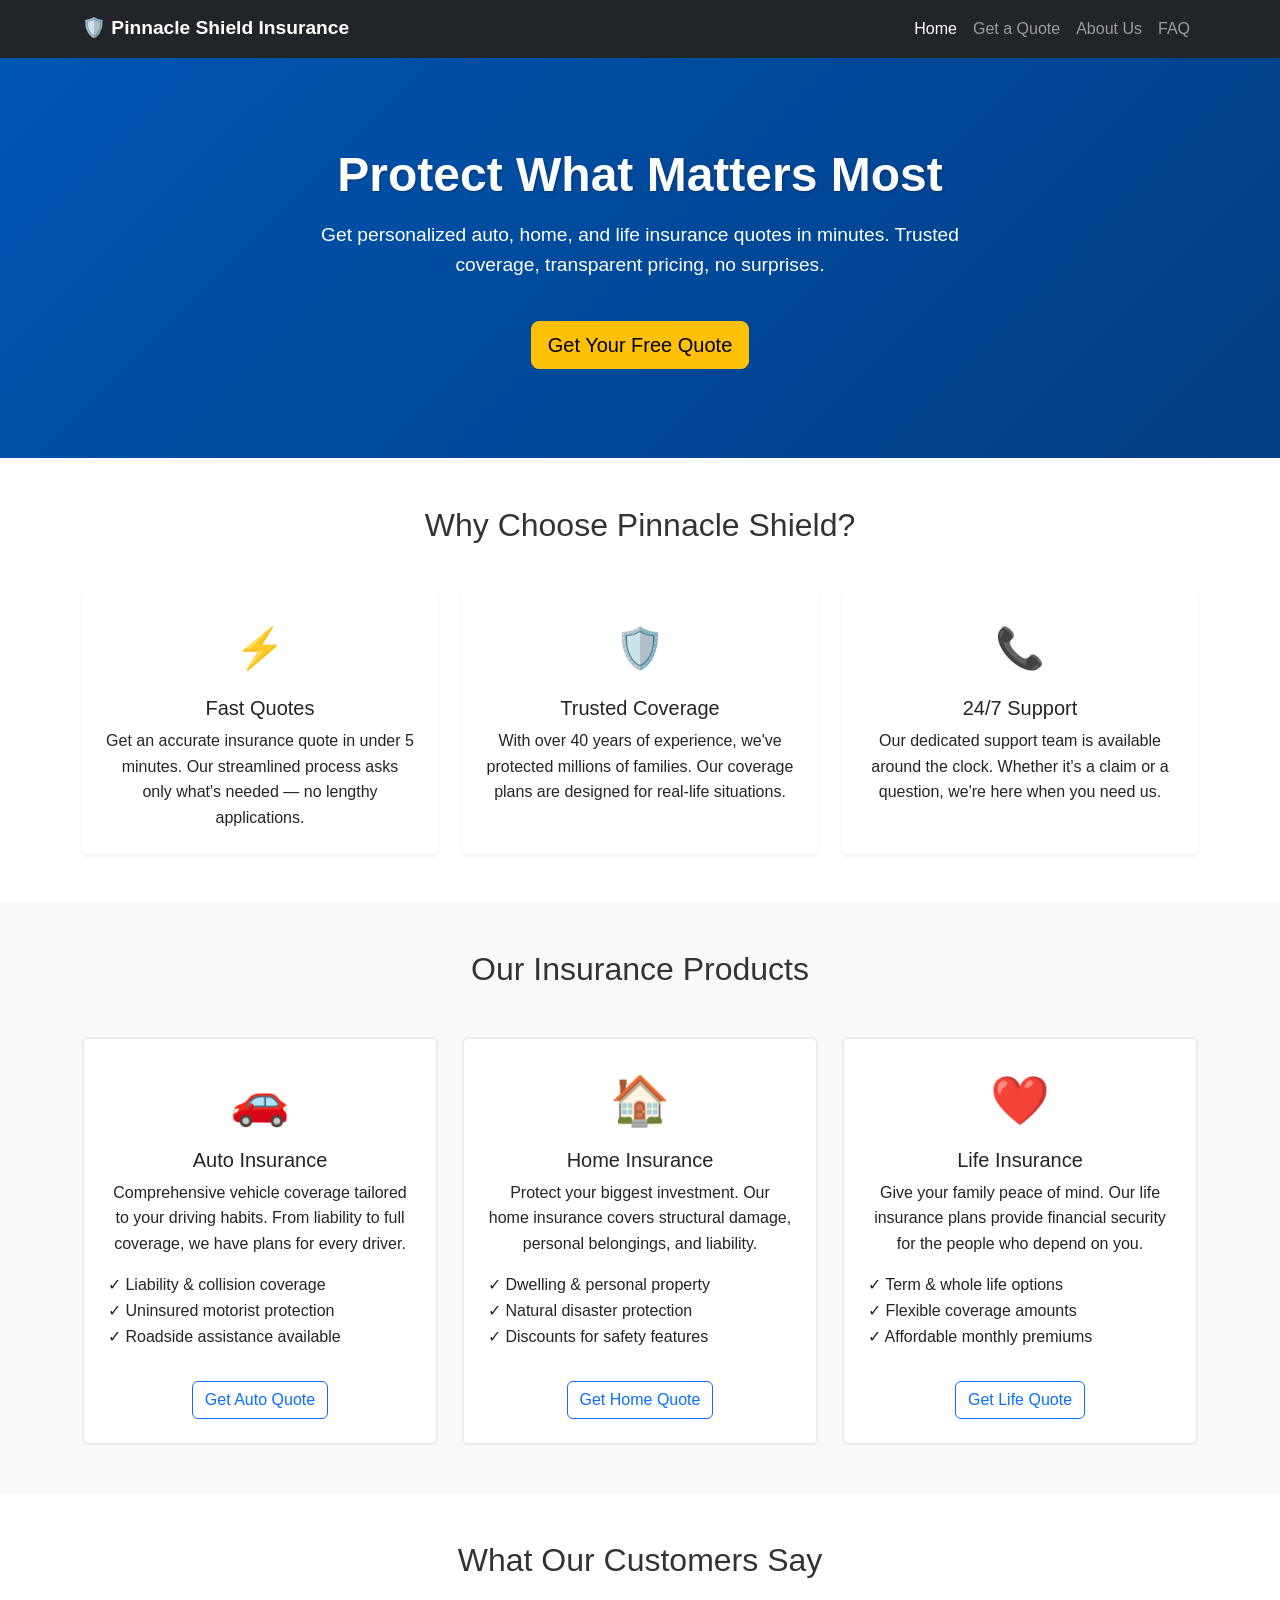
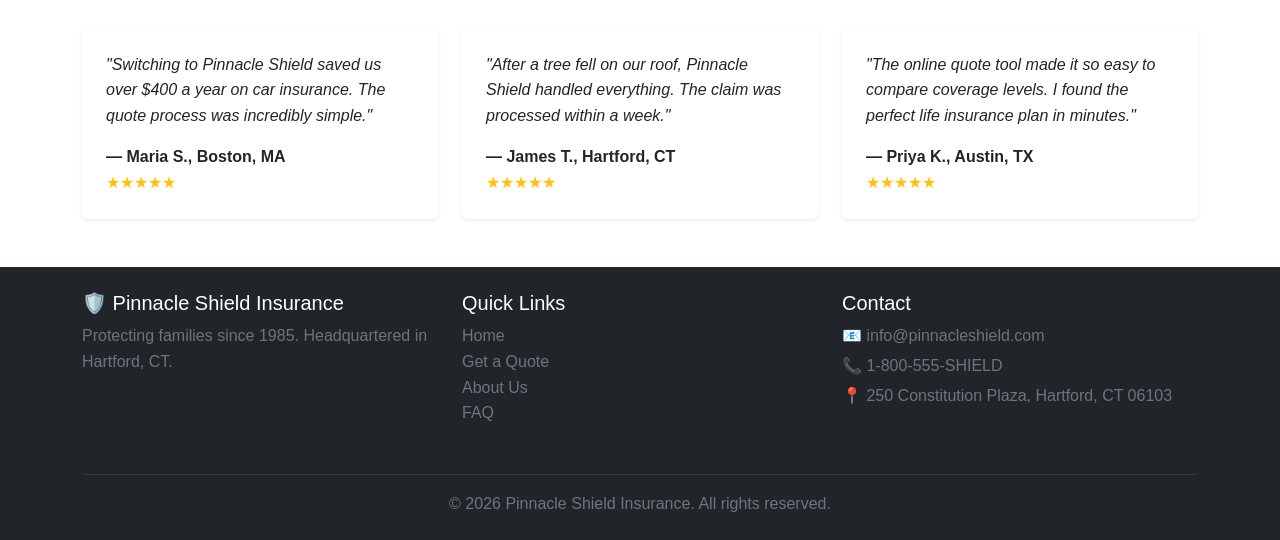
<file: index.html>
<!DOCTYPE html>
<html lang="en">
<head>
    <meta charset="UTF-8">
    <meta name="viewport" content="width=device-width, initial-scale=1.0">
    <title>Pinnacle Shield Insurance</title>
    <link href="https://cdn.jsdelivr.net/npm/bootstrap@5.3.2/dist/css/bootstrap.min.css"
          rel="stylesheet"
          integrity="sha384-T3c6CoIi6uLrA9TneNEoa7RxnatzjcDSCmG1MXxSR1GAsXEV/Dwwykc2MPK8M2HN"
          crossorigin="anonymous">
    <link rel="stylesheet" href="css/styles.css">
</head>
<body>

<!-- Navigation -->
<header>
    <nav class="navbar navbar-expand-lg navbar-dark bg-dark">
        <div class="container">
            <a class="navbar-brand" href="index.html">🛡️ Pinnacle Shield Insurance</a>
            <button class="navbar-toggler" type="button" data-bs-toggle="collapse"
                    data-bs-target="#navbarNav" aria-controls="navbarNav"
                    aria-expanded="false" aria-label="Toggle navigation">
                <span class="navbar-toggler-icon"></span>
            </button>
            <div class="collapse navbar-collapse" id="navbarNav">
                <ul class="navbar-nav ms-auto">
                    <li class="nav-item">
                        <a class="nav-link active" aria-current="page" href="index.html">Home</a>
                    </li>
                    <li class="nav-item">
                        <a class="nav-link" href="quote.html">Get a Quote</a>
                    </li>
                    <li class="nav-item">
                        <a class="nav-link" href="about.html">About Us</a>
                    </li>
                    <li class="nav-item">
                        <a class="nav-link" href="faq.html">FAQ</a>
                    </li>
                </ul>
            </div>
        </div>
    </nav>
</header>

<main>
    <!-- Hero Section -->
    <section id="hero" class="hero d-flex align-items-center">
        <div class="container text-center text-white">
            <h1 class="display-4 fw-bold">Protect What Matters Most</h1>
            <p class="lead mt-3">Get personalized auto, home, and life insurance quotes in minutes. Trusted coverage, transparent pricing, no surprises.</p>
            <a href="quote.html" class="btn btn-warning btn-lg mt-4">Get Your Free Quote</a>
        </div>
    </section>

    <!-- Why Choose Us Section -->
    <section id="why-us" class="why-us py-5">
        <div class="container">
            <h2 class="text-center mb-5">Why Choose Pinnacle Shield?</h2>
            <div class="row g-4">
                <div class="col-md-4">
                    <div class="card h-100 text-center border-0 shadow-sm">
                        <div class="card-body p-4">
                            <div class="card-icon">⚡</div>
                            <h5 class="card-title mt-3">Fast Quotes</h5>
                            <p class="card-text">Get an accurate insurance quote in under 5 minutes. Our streamlined process asks only what's needed — no lengthy applications.</p>
                        </div>
                    </div>
                </div>
                <div class="col-md-4">
                    <div class="card h-100 text-center border-0 shadow-sm">
                        <div class="card-body p-4">
                            <div class="card-icon">🛡️</div>
                            <h5 class="card-title mt-3">Trusted Coverage</h5>
                            <p class="card-text">With over 40 years of experience, we've protected millions of families. Our coverage plans are designed for real-life situations.</p>
                        </div>
                    </div>
                </div>
                <div class="col-md-4">
                    <div class="card h-100 text-center border-0 shadow-sm">
                        <div class="card-body p-4">
                            <div class="card-icon">📞</div>
                            <h5 class="card-title mt-3">24/7 Support</h5>
                            <p class="card-text">Our dedicated support team is available around the clock. Whether it's a claim or a question, we're here when you need us.</p>
                        </div>
                    </div>
                </div>
            </div>
        </div>
    </section>

    <!-- Insurance Types Section -->
    <section id="insurance-types" class="insurance-types py-5 bg-light">
        <div class="container">
            <h2 class="text-center mb-5">Our Insurance Products</h2>
            <div class="row g-4">
                <div class="col-md-4">
                    <div class="card h-100 insurance-card">
                        <div class="card-body text-center p-4">
                            <div class="insurance-icon">🚗</div>
                            <h5 class="card-title">Auto Insurance</h5>
                            <p class="card-text">Comprehensive vehicle coverage tailored to your driving habits. From liability to full coverage, we have plans for every driver.</p>
                            <ul class="list-unstyled text-start mt-3">
                                <li>✓ Liability & collision coverage</li>
                                <li>✓ Uninsured motorist protection</li>
                                <li>✓ Roadside assistance available</li>
                            </ul>
                            <a href="quote.html" class="btn btn-outline-primary mt-3">Get Auto Quote</a>
                        </div>
                    </div>
                </div>
                <div class="col-md-4">
                    <div class="card h-100 insurance-card">
                        <div class="card-body text-center p-4">
                            <div class="insurance-icon">🏠</div>
                            <h5 class="card-title">Home Insurance</h5>
                            <p class="card-text">Protect your biggest investment. Our home insurance covers structural damage, personal belongings, and liability.</p>
                            <ul class="list-unstyled text-start mt-3">
                                <li>✓ Dwelling & personal property</li>
                                <li>✓ Natural disaster protection</li>
                                <li>✓ Discounts for safety features</li>
                            </ul>
                            <a href="quote.html" class="btn btn-outline-primary mt-3">Get Home Quote</a>
                        </div>
                    </div>
                </div>
                <div class="col-md-4">
                    <div class="card h-100 insurance-card">
                        <div class="card-body text-center p-4">
                            <div class="insurance-icon">❤️</div>
                            <h5 class="card-title">Life Insurance</h5>
                            <p class="card-text">Give your family peace of mind. Our life insurance plans provide financial security for the people who depend on you.</p>
                            <ul class="list-unstyled text-start mt-3">
                                <li>✓ Term & whole life options</li>
                                <li>✓ Flexible coverage amounts</li>
                                <li>✓ Affordable monthly premiums</li>
                            </ul>
                            <a href="quote.html" class="btn btn-outline-primary mt-3">Get Life Quote</a>
                        </div>
                    </div>
                </div>
            </div>
        </div>
    </section>

    <!-- Testimonials Section -->
    <section id="testimonials" class="testimonials py-5">
        <div class="container">
            <h2 class="text-center mb-5">What Our Customers Say</h2>
            <div class="row g-4">
                <div class="col-md-4">
                    <div class="card h-100 border-0 shadow-sm">
                        <div class="card-body p-4">
                            <p class="card-text fst-italic">"Switching to Pinnacle Shield saved us over $400 a year on car insurance. The quote process was incredibly simple."</p>
                            <p class="fw-bold mb-0 mt-3">— Maria S., Boston, MA</p>
                            <div class="text-warning">★★★★★</div>
                        </div>
                    </div>
                </div>
                <div class="col-md-4">
                    <div class="card h-100 border-0 shadow-sm">
                        <div class="card-body p-4">
                            <p class="card-text fst-italic">"After a tree fell on our roof, Pinnacle Shield handled everything. The claim was processed within a week."</p>
                            <p class="fw-bold mb-0 mt-3">— James T., Hartford, CT</p>
                            <div class="text-warning">★★★★★</div>
                        </div>
                    </div>
                </div>
                <div class="col-md-4">
                    <div class="card h-100 border-0 shadow-sm">
                        <div class="card-body p-4">
                            <p class="card-text fst-italic">"The online quote tool made it so easy to compare coverage levels. I found the perfect life insurance plan in minutes."</p>
                            <p class="fw-bold mb-0 mt-3">— Priya K., Austin, TX</p>
                            <div class="text-warning">★★★★★</div>
                        </div>
                    </div>
                </div>
            </div>
        </div>
    </section>
</main>

<!-- Footer -->
<footer class="bg-dark text-white py-4">
    <div class="container">
        <div class="row">
            <div class="col-md-4 mb-3">
                <h5>🛡️ Pinnacle Shield Insurance</h5>
                <p class="text-secondary">Protecting families since 1985. Headquartered in Hartford, CT.</p>
            </div>
            <div class="col-md-4 mb-3">
                <h5>Quick Links</h5>
                <ul class="list-unstyled">
                    <li><a href="index.html" class="text-secondary text-decoration-none">Home</a></li>
                    <li><a href="quote.html" class="text-secondary text-decoration-none">Get a Quote</a></li>
                    <li><a href="about.html" class="text-secondary text-decoration-none">About Us</a></li>
                    <li><a href="faq.html" class="text-secondary text-decoration-none">FAQ</a></li>
                </ul>
            </div>
            <div class="col-md-4 mb-3">
                <h5>Contact</h5>
                <p class="text-secondary mb-1">📧 info@pinnacleshield.com</p>
                <p class="text-secondary mb-1">📞 1-800-555-SHIELD</p>
                <p class="text-secondary">📍 250 Constitution Plaza, Hartford, CT 06103</p>
            </div>
        </div>
        <hr class="border-secondary">
        <p class="text-center text-secondary mb-0">&copy; 2026 Pinnacle Shield Insurance. All rights reserved.</p>
    </div>
</footer>

<script src="https://cdn.jsdelivr.net/npm/bootstrap@5.3.2/dist/js/bootstrap.bundle.min.js"
        integrity="sha384-C6RzsynM9kWDrMNeT87bh95OGNyZPhcTNXj1NW7RuBCsyN/o0jlpcV8Qyq46cDfL"
        crossorigin="anonymous"></script>
<script src="js/main.js"></script>

</body>
</html>
</file>
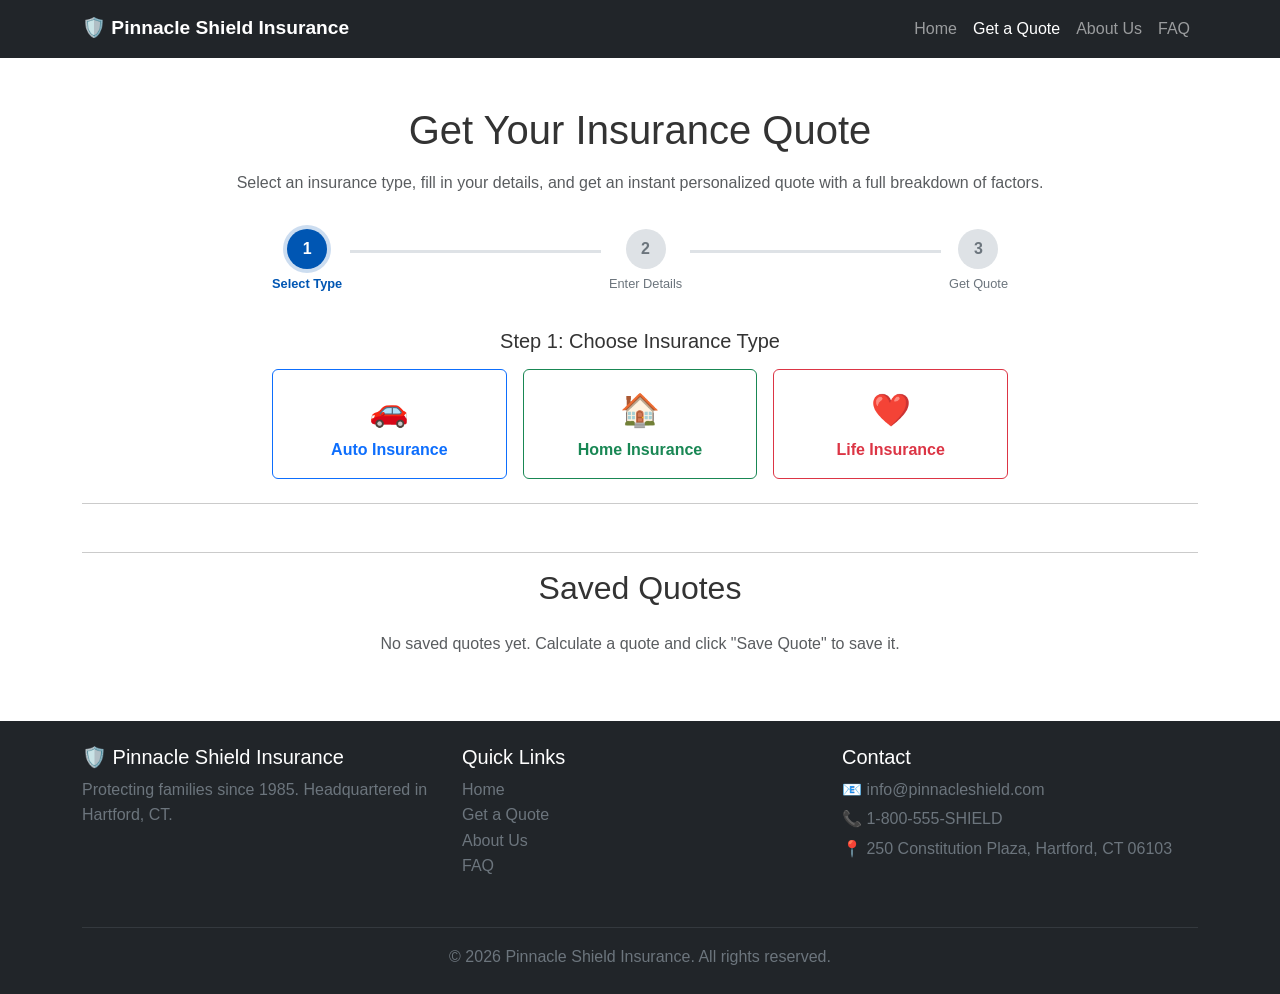
<file: quote.html>
<!DOCTYPE html>
<html lang="en">
<head>
    <meta charset="UTF-8">
    <meta name="viewport" content="width=device-width, initial-scale=1.0">
    <title>Get a Quote - Pinnacle Shield Insurance</title>
    <link href="https://cdn.jsdelivr.net/npm/bootstrap@5.3.2/dist/css/bootstrap.min.css"
          rel="stylesheet"
          integrity="sha384-T3c6CoIi6uLrA9TneNEoa7RxnatzjcDSCmG1MXxSR1GAsXEV/Dwwykc2MPK8M2HN"
          crossorigin="anonymous">
    <link rel="stylesheet" href="css/styles.css">
</head>
<body>

<!-- Navigation -->
<header>
    <nav class="navbar navbar-expand-lg navbar-dark bg-dark">
        <div class="container">
            <a class="navbar-brand" href="index.html">🛡️ Pinnacle Shield Insurance</a>
            <button class="navbar-toggler" type="button" data-bs-toggle="collapse"
                    data-bs-target="#navbarNav" aria-controls="navbarNav"
                    aria-expanded="false" aria-label="Toggle navigation">
                <span class="navbar-toggler-icon"></span>
            </button>
            <div class="collapse navbar-collapse" id="navbarNav">
                <ul class="navbar-nav ms-auto">
                    <li class="nav-item">
                        <a class="nav-link" href="index.html">Home</a>
                    </li>
                    <li class="nav-item">
                        <a class="nav-link active" aria-current="page" href="quote.html">Get a Quote</a>
                    </li>
                    <li class="nav-item">
                        <a class="nav-link" href="about.html">About Us</a>
                    </li>
                    <li class="nav-item">
                        <a class="nav-link" href="faq.html">FAQ</a>
                    </li>
                </ul>
            </div>
        </div>
    </nav>
</header>

<main class="py-5">
    <div class="container">
        <h1 class="text-center mb-3">Get Your Insurance Quote</h1>
        <p class="text-center text-muted mb-4">Select an insurance type, fill in your details, and get an instant personalized quote with a full breakdown of factors.</p>

        <!-- Bonus E: Progress Indicator -->
        <div class="row justify-content-center mb-4">
            <div class="col-md-8">
                <div class="progress-steps d-flex justify-content-between align-items-center">
                    <div class="progress-step active" id="step-indicator-1">
                        <div class="step-circle">1</div>
                        <div class="step-label">Select Type</div>
                    </div>
                    <div class="progress-line" id="progress-line-1"></div>
                    <div class="progress-step" id="step-indicator-2">
                        <div class="step-circle">2</div>
                        <div class="step-label">Enter Details</div>
                    </div>
                    <div class="progress-line" id="progress-line-2"></div>
                    <div class="progress-step" id="step-indicator-3">
                        <div class="step-circle">3</div>
                        <div class="step-label">Get Quote</div>
                    </div>
                </div>
            </div>
        </div>

        <!-- Quote Form -->
        <div id="quote-form-section">
            <!-- Insurance Type Selector -->
            <div class="row justify-content-center mb-4">
                <div class="col-md-8">
                    <h5 class="text-center mb-3">Step 1: Choose Insurance Type</h5>
                    <div class="row g-3 justify-content-center">
                        <div class="col-sm-4">
                            <input type="radio" class="btn-check" name="insuranceType" id="type-auto" value="auto" autocomplete="off">
                            <label class="btn btn-outline-primary w-100 py-3 type-card" for="type-auto">
                                <div class="type-icon">🚗</div>
                                <div class="fw-bold">Auto Insurance</div>
                            </label>
                        </div>
                        <div class="col-sm-4">
                            <input type="radio" class="btn-check" name="insuranceType" id="type-home" value="home" autocomplete="off">
                            <label class="btn btn-outline-success w-100 py-3 type-card" for="type-home">
                                <div class="type-icon">🏠</div>
                                <div class="fw-bold">Home Insurance</div>
                            </label>
                        </div>
                        <div class="col-sm-4">
                            <input type="radio" class="btn-check" name="insuranceType" id="type-life" value="life" autocomplete="off">
                            <label class="btn btn-outline-danger w-100 py-3 type-card" for="type-life">
                                <div class="type-icon">❤️</div>
                                <div class="fw-bold">Life Insurance</div>
                            </label>
                        </div>
                    </div>
                    <div id="type-error" class="text-danger text-center mt-2 hidden"></div>
                </div>
            </div>

            <hr>

            <!-- Form Container -->
            <form id="quoteForm" novalidate>

                <!-- Auto Insurance Fields -->
                <div id="auto-fields" class="hidden">
                    <h5 class="mb-3">Step 2: Auto Insurance Details</h5>
                    <div class="row g-3">
                        <div class="col-md-6">
                            <label for="auto-name" class="form-label">Full Name</label>
                            <input type="text" class="form-control" id="auto-name" placeholder="John Doe">
                            <div class="invalid-feedback">Please enter your full name (at least 2 characters).</div>
                        </div>
                        <div class="col-md-3">
                            <label for="auto-age" class="form-label">Age</label>
                            <input type="number" class="form-control" id="auto-age" min="16" max="100" placeholder="25">
                            <div class="invalid-feedback">Age must be between 16 and 100.</div>
                        </div>
                        <div class="col-md-3">
                            <label for="auto-zip" class="form-label">ZIP Code</label>
                            <input type="text" class="form-control" id="auto-zip" maxlength="5" placeholder="06103">
                            <div class="invalid-feedback">Please enter a valid 5-digit ZIP code.</div>
                        </div>
                        <div class="col-md-4">
                            <label for="auto-vehicle-year" class="form-label">Vehicle Year</label>
                            <input type="number" class="form-control" id="auto-vehicle-year" min="1990" max="2026" placeholder="2022">
                            <div class="invalid-feedback">Vehicle year must be between 1990 and 2026.</div>
                        </div>
                        <div class="col-md-4">
                            <label for="auto-vehicle-make" class="form-label">Vehicle Make</label>
                            <select class="form-select" id="auto-vehicle-make">
                                <option value="">Select make...</option>
                                <option value="Toyota">Toyota</option>
                                <option value="Honda">Honda</option>
                                <option value="Ford">Ford</option>
                                <option value="BMW">BMW</option>
                                <option value="Tesla">Tesla</option>
                                <option value="Other">Other</option>
                            </select>
                            <div class="invalid-feedback">Please select a vehicle make.</div>
                        </div>
                        <div class="col-md-4">
                            <label for="auto-vehicle-model" class="form-label">Vehicle Model</label>
                            <input type="text" class="form-control" id="auto-vehicle-model" placeholder="Camry">
                            <div class="invalid-feedback">Please enter a vehicle model.</div>
                        </div>
                        <div class="col-md-6">
                            <label for="auto-mileage" class="form-label">Annual Mileage</label>
                            <select class="form-select" id="auto-mileage">
                                <option value="">Select mileage range...</option>
                                <option value="under5k">Under 5,000</option>
                                <option value="5k-10k">5,000 – 10,000</option>
                                <option value="10k-15k">10,001 – 15,000</option>
                                <option value="15k-20k">15,001 – 20,000</option>
                                <option value="over20k">Over 20,000</option>
                            </select>
                            <div class="invalid-feedback">Please select your annual mileage.</div>
                        </div>
                        <div class="col-md-6">
                            <label for="auto-driving-record" class="form-label">Driving Record</label>
                            <select class="form-select" id="auto-driving-record">
                                <option value="">Select driving record...</option>
                                <option value="clean">Clean</option>
                                <option value="1ticket">1 Ticket</option>
                                <option value="2tickets">2+ Tickets</option>
                                <option value="accident">Accident in Last 3 Years</option>
                            </select>
                            <div class="invalid-feedback">Please select your driving record.</div>
                        </div>
                        <div class="col-12">
                            <label class="form-label">Coverage Level</label>
                            <div class="d-flex gap-3 flex-wrap">
                                <div class="form-check">
                                    <input class="form-check-input" type="radio" name="auto-coverage" id="auto-basic" value="basic">
                                    <label class="form-check-label" for="auto-basic">Basic</label>
                                </div>
                                <div class="form-check">
                                    <input class="form-check-input" type="radio" name="auto-coverage" id="auto-standard" value="standard">
                                    <label class="form-check-label" for="auto-standard">Standard</label>
                                </div>
                                <div class="form-check">
                                    <input class="form-check-input" type="radio" name="auto-coverage" id="auto-premium" value="premium">
                                    <label class="form-check-label" for="auto-premium">Premium</label>
                                </div>
                            </div>
                            <div id="auto-coverage-error" class="text-danger small hidden">Please select a coverage level.</div>
                        </div>
                    </div>
                </div>

                <!-- Home Insurance Fields -->
                <div id="home-fields" class="hidden">
                    <h5 class="mb-3">Step 2: Home Insurance Details</h5>
                    <div class="row g-3">
                        <div class="col-md-6">
                            <label for="home-name" class="form-label">Full Name</label>
                            <input type="text" class="form-control" id="home-name" placeholder="John Doe">
                            <div class="invalid-feedback">Please enter your full name (at least 2 characters).</div>
                        </div>
                        <div class="col-md-3">
                            <label for="home-age" class="form-label">Age</label>
                            <input type="number" class="form-control" id="home-age" min="18" max="100" placeholder="35">
                            <div class="invalid-feedback">Age must be between 18 and 100.</div>
                        </div>
                        <div class="col-md-3">
                            <label for="home-zip" class="form-label">ZIP Code</label>
                            <input type="text" class="form-control" id="home-zip" maxlength="5" placeholder="06103">
                            <div class="invalid-feedback">Please enter a valid 5-digit ZIP code.</div>
                        </div>
                        <div class="col-md-4">
                            <label for="home-value" class="form-label">Home Value ($)</label>
                            <input type="number" class="form-control" id="home-value" min="50000" placeholder="250000">
                            <div class="invalid-feedback">Home value must be at least $50,000.</div>
                        </div>
                        <div class="col-md-4">
                            <label for="home-year-built" class="form-label">Year Built</label>
                            <input type="number" class="form-control" id="home-year-built" min="1900" max="2026" placeholder="2005">
                            <div class="invalid-feedback">Year built must be between 1900 and 2026.</div>
                        </div>
                        <div class="col-md-4">
                            <label for="home-sqft" class="form-label">Square Footage</label>
                            <input type="number" class="form-control" id="home-sqft" min="500" max="10000" placeholder="2000">
                            <div class="invalid-feedback">Square footage must be between 500 and 10,000.</div>
                        </div>
                        <div class="col-md-6">
                            <label for="home-construction" class="form-label">Construction Type</label>
                            <select class="form-select" id="home-construction">
                                <option value="">Select construction type...</option>
                                <option value="wood">Wood Frame</option>
                                <option value="brick">Brick</option>
                                <option value="concrete">Concrete</option>
                                <option value="steel">Steel</option>
                            </select>
                            <div class="invalid-feedback">Please select a construction type.</div>
                        </div>
                        <div class="col-md-6">
                            <div class="mt-4">
                                <div class="form-check mb-2">
                                    <input class="form-check-input" type="checkbox" id="home-security">
                                    <label class="form-check-label" for="home-security">Has Security System (5% discount)</label>
                                </div>
                                <div class="form-check">
                                    <input class="form-check-input" type="checkbox" id="home-sprinklers">
                                    <label class="form-check-label" for="home-sprinklers">Has Fire Sprinklers (8% discount)</label>
                                </div>
                            </div>
                        </div>
                        <div class="col-12">
                            <label class="form-label">Coverage Level</label>
                            <div class="d-flex gap-3 flex-wrap">
                                <div class="form-check">
                                    <input class="form-check-input" type="radio" name="home-coverage" id="home-basic" value="basic">
                                    <label class="form-check-label" for="home-basic">Basic</label>
                                </div>
                                <div class="form-check">
                                    <input class="form-check-input" type="radio" name="home-coverage" id="home-standard" value="standard">
                                    <label class="form-check-label" for="home-standard">Standard</label>
                                </div>
                                <div class="form-check">
                                    <input class="form-check-input" type="radio" name="home-coverage" id="home-premium" value="premium">
                                    <label class="form-check-label" for="home-premium">Premium</label>
                                </div>
                            </div>
                            <div id="home-coverage-error" class="text-danger small hidden">Please select a coverage level.</div>
                        </div>
                    </div>
                </div>

                <!-- Life Insurance Fields -->
                <div id="life-fields" class="hidden">
                    <h5 class="mb-3">Step 2: Life Insurance Details</h5>
                    <div class="row g-3">
                        <div class="col-md-6">
                            <label for="life-name" class="form-label">Full Name</label>
                            <input type="text" class="form-control" id="life-name" placeholder="John Doe">
                            <div class="invalid-feedback">Please enter your full name (at least 2 characters).</div>
                        </div>
                        <div class="col-md-3">
                            <label for="life-age" class="form-label">Age</label>
                            <input type="number" class="form-control" id="life-age" min="18" max="85" placeholder="30">
                            <div class="invalid-feedback">Age must be between 18 and 85.</div>
                        </div>
                        <div class="col-md-3">
                            <label for="life-zip" class="form-label">ZIP Code</label>
                            <input type="text" class="form-control" id="life-zip" maxlength="5" placeholder="06103">
                            <div class="invalid-feedback">Please enter a valid 5-digit ZIP code.</div>
                        </div>
                        <div class="col-md-6">
                            <label for="life-gender" class="form-label">Gender</label>
                            <select class="form-select" id="life-gender">
                                <option value="">Select gender...</option>
                                <option value="male">Male</option>
                                <option value="female">Female</option>
                                <option value="nonbinary">Non-binary</option>
                            </select>
                            <div class="invalid-feedback">Please select a gender.</div>
                        </div>
                        <div class="col-md-6">
                            <label class="form-label">Smoker</label>
                            <div class="d-flex gap-3 mt-1">
                                <div class="form-check">
                                    <input class="form-check-input" type="radio" name="life-smoker" id="life-smoker-yes" value="yes">
                                    <label class="form-check-label" for="life-smoker-yes">Yes</label>
                                </div>
                                <div class="form-check">
                                    <input class="form-check-input" type="radio" name="life-smoker" id="life-smoker-no" value="no">
                                    <label class="form-check-label" for="life-smoker-no">No</label>
                                </div>
                            </div>
                            <div id="life-smoker-error" class="text-danger small hidden">Please select smoker status.</div>
                        </div>
                        <div class="col-md-6">
                            <label for="life-coverage-amount" class="form-label">Coverage Amount</label>
                            <select class="form-select" id="life-coverage-amount">
                                <option value="">Select coverage amount...</option>
                                <option value="100000">$100,000</option>
                                <option value="250000">$250,000</option>
                                <option value="500000">$500,000</option>
                                <option value="1000000">$1,000,000</option>
                            </select>
                            <div class="invalid-feedback">Please select a coverage amount.</div>
                        </div>
                        <div class="col-md-6">
                            <label for="life-exercise" class="form-label">Exercise Frequency</label>
                            <select class="form-select" id="life-exercise">
                                <option value="">Select exercise frequency...</option>
                                <option value="rarely">Rarely</option>
                                <option value="1-2">1–2 times/week</option>
                                <option value="3-4">3–4 times/week</option>
                                <option value="5+">5+ times/week</option>
                            </select>
                            <div class="invalid-feedback">Please select your exercise frequency.</div>
                        </div>
                        <div class="col-md-6">
                            <div class="form-check mt-4">
                                <input class="form-check-input" type="checkbox" id="life-conditions">
                                <label class="form-check-label" for="life-conditions">Pre-existing health conditions</label>
                            </div>
                        </div>
                        <div class="col-md-6">
                            <label class="form-label">Coverage Level</label>
                            <div class="d-flex gap-3 flex-wrap">
                                <div class="form-check">
                                    <input class="form-check-input" type="radio" name="life-coverage" id="life-basic" value="basic">
                                    <label class="form-check-label" for="life-basic">Basic</label>
                                </div>
                                <div class="form-check">
                                    <input class="form-check-input" type="radio" name="life-coverage" id="life-standard" value="standard">
                                    <label class="form-check-label" for="life-standard">Standard</label>
                                </div>
                                <div class="form-check">
                                    <input class="form-check-input" type="radio" name="life-coverage" id="life-premium" value="premium">
                                    <label class="form-check-label" for="life-premium">Premium</label>
                                </div>
                            </div>
                            <div id="life-coverage-error" class="text-danger small hidden">Please select a coverage level.</div>
                        </div>
                    </div>
                </div>

                <!-- Submit Button -->
                <div id="submit-section" class="text-center mt-4 hidden">
                    <hr>
                    <button type="submit" class="btn btn-warning btn-lg px-5">
                        Calculate My Quote
                    </button>
                </div>
            </form>
        </div>

        <!-- Bonus D: Loading Spinner -->
        <div id="loading-spinner" class="hidden text-center py-5">
            <div class="spinner-border text-primary spinner-lg" role="status">
                <span class="visually-hidden">Calculating...</span>
            </div>
            <p class="mt-3 text-muted fw-bold">Calculating your personalized quote...</p>
        </div>

        <!-- Results Section -->
        <div id="quote-results" class="hidden mt-5 fade-in">
            <hr>
            <h2 class="text-center mb-4">Your Quote Results</h2>

            <!-- Summary Card -->
            <div class="row justify-content-center mb-4">
                <div class="col-md-8">
                    <div class="card border-primary">
                        <div class="card-header bg-primary text-white text-center">
                            <h4 class="mb-0">Pinnacle Shield Insurance Quote</h4>
                        </div>
                        <div class="card-body text-center p-4">
                            <p class="mb-1">Prepared for: <strong id="result-name"></strong></p>
                            <p class="mb-3">Insurance Type: <strong id="result-type"></strong></p>
                            <div class="row">
                                <div class="col-sm-6">
                                    <div class="result-premium-box">
                                        <p class="text-muted mb-0">Monthly Premium</p>
                                        <h2 class="text-primary" id="result-monthly"></h2>
                                    </div>
                                </div>
                                <div class="col-sm-6">
                                    <div class="result-premium-box">
                                        <p class="text-muted mb-0">Annual Premium</p>
                                        <h2 class="text-success" id="result-annual"></h2>
                                    </div>
                                </div>
                            </div>
                        </div>
                    </div>
                </div>
            </div>

            <!-- Breakdown Table -->
            <div class="row justify-content-center mb-4">
                <div class="col-md-8">
                    <h5>Quote Breakdown</h5>
                    <table class="table table-striped table-hover">
                        <thead class="table-dark">
                            <tr>
                                <th>Factor</th>
                                <th>Your Info</th>
                                <th>Impact</th>
                            </tr>
                        </thead>
                        <tbody id="breakdown-body">
                            <!-- Rows generated by JavaScript -->
                        </tbody>
                    </table>
                </div>
            </div>

            <!-- Actions -->
            <div class="text-center d-flex flex-wrap justify-content-center gap-3">
                <button id="new-quote-btn" class="btn btn-outline-primary btn-lg">Get Another Quote</button>
                <button id="save-quote-btn" class="btn btn-outline-success btn-lg">💾 Save Quote</button>
                <button id="compare-quote-btn" class="btn btn-outline-info btn-lg">⚖️ Compare Quotes</button>
                <button id="print-quote-btn" class="btn btn-outline-secondary btn-lg">🖨️ Print Quote</button>
            </div>
        </div>

        <!-- Bonus A: Side-by-Side Comparison -->
        <div id="comparison-section" class="hidden mt-5">
            <hr>
            <h2 class="text-center mb-4">Quote Comparison</h2>
            <div class="row justify-content-center">
                <div class="col-md-5">
                    <div class="card border-primary mb-3" id="compare-quote-1">
                        <div class="card-header bg-primary text-white text-center">
                            <h5 class="mb-0">Quote 1</h5>
                        </div>
                        <div class="card-body" id="compare-body-1">
                            <p class="text-muted text-center">No quote yet</p>
                        </div>
                    </div>
                </div>
                <div class="col-md-2 d-flex align-items-center justify-content-center">
                    <span class="fs-1">⚖️</span>
                </div>
                <div class="col-md-5">
                    <div class="card border-success mb-3" id="compare-quote-2">
                        <div class="card-header bg-success text-white text-center">
                            <h5 class="mb-0">Quote 2</h5>
                        </div>
                        <div class="card-body" id="compare-body-2">
                            <p class="text-muted text-center">Get another quote to compare</p>
                        </div>
                    </div>
                </div>
            </div>
            <div class="text-center mt-3">
                <button id="clear-comparison-btn" class="btn btn-outline-danger">Clear Comparison</button>
            </div>
        </div>

        <!-- Bonus B: Saved Quotes -->
        <div id="saved-quotes-section" class="mt-5">
            <hr>
            <h2 class="text-center mb-4">Saved Quotes</h2>
            <div id="saved-quotes-container" class="row justify-content-center g-3">
                <p class="text-muted text-center" id="no-saved-quotes">No saved quotes yet. Calculate a quote and click "Save Quote" to save it.</p>
            </div>
        </div>
    </div>
</main>

<!-- Footer -->
<footer class="bg-dark text-white py-4">
    <div class="container">
        <div class="row">
            <div class="col-md-4 mb-3">
                <h5>🛡️ Pinnacle Shield Insurance</h5>
                <p class="text-secondary">Protecting families since 1985. Headquartered in Hartford, CT.</p>
            </div>
            <div class="col-md-4 mb-3">
                <h5>Quick Links</h5>
                <ul class="list-unstyled">
                    <li><a href="index.html" class="text-secondary text-decoration-none">Home</a></li>
                    <li><a href="quote.html" class="text-secondary text-decoration-none">Get a Quote</a></li>
                    <li><a href="about.html" class="text-secondary text-decoration-none">About Us</a></li>
                    <li><a href="faq.html" class="text-secondary text-decoration-none">FAQ</a></li>
                </ul>
            </div>
            <div class="col-md-4 mb-3">
                <h5>Contact</h5>
                <p class="text-secondary mb-1">📧 info@pinnacleshield.com</p>
                <p class="text-secondary mb-1">📞 1-800-555-SHIELD</p>
                <p class="text-secondary">📍 250 Constitution Plaza, Hartford, CT 06103</p>
            </div>
        </div>
        <hr class="border-secondary">
        <p class="text-center text-secondary mb-0">&copy; 2026 Pinnacle Shield Insurance. All rights reserved.</p>
    </div>
</footer>

<script src="https://cdn.jsdelivr.net/npm/bootstrap@5.3.2/dist/js/bootstrap.bundle.min.js"
        integrity="sha384-C6RzsynM9kWDrMNeT87bh95OGNyZPhcTNXj1NW7RuBCsyN/o0jlpcV8Qyq46cDfL"
        crossorigin="anonymous"></script>
<script src="js/main.js"></script>
<script src="js/quote.js"></script>

</body>
</html>
</file>
<file: css/styles.css>
/* ============================================
   Pinnacle Shield Insurance - Custom Styles
   ============================================ */

/* CSS Reset */
*, *::before, *::after {
    box-sizing: border-box;
    margin: 0;
    padding: 0;
}

body {
    font-family: -apple-system, BlinkMacSystemFont, 'Segoe UI', Roboto, 'Helvetica Neue', Arial, sans-serif;
    color: #333;
    line-height: 1.6;
}

/* ============================================
   Navigation
   ============================================ */
.navbar-brand {
    font-weight: 700;
    font-size: 1.2rem;
}

.nav-link {
    transition: color 0.2s ease;
}

.nav-link:hover {
    color: #ffc107 !important;
}

/* ============================================
   Hero Section
   ============================================ */
.hero {
    background: linear-gradient(135deg, #0056b3, #003d82);
    padding: 80px 0;
    min-height: 400px;
}

.hero h1 {
    font-size: 3rem;
    text-shadow: 1px 1px 3px rgba(0, 0, 0, 0.3);
}

.hero .lead {
    font-size: 1.2rem;
    max-width: 700px;
    margin-left: auto;
    margin-right: auto;
}

/* ============================================
   Cards & Card Icons
   ============================================ */
.card-icon {
    font-size: 2.5rem;
}

.card {
    transition: transform 0.2s ease, box-shadow 0.2s ease;
}

.card:hover {
    transform: translateY(-4px);
    box-shadow: 0 8px 25px rgba(0, 0, 0, 0.1);
}

/* ============================================
   Insurance Types Section
   ============================================ */
.insurance-icon {
    font-size: 3rem;
    margin-bottom: 0.5rem;
}

.insurance-card {
    border: 2px solid #e9ecef;
    transition: border-color 0.2s ease, transform 0.2s ease, box-shadow 0.2s ease;
}

.insurance-card:hover {
    border-color: #0056b3;
    transform: translateY(-4px);
    box-shadow: 0 8px 25px rgba(0, 0, 0, 0.1);
}

/* ============================================
   Testimonials Section
   ============================================ */
.testimonials .card {
    border-left: 4px solid #0056b3;
}

/* ============================================
   Quote Page - Type Selector
   ============================================ */
.type-card {
    font-size: 1rem;
    cursor: pointer;
    transition: all 0.2s ease;
}

.type-icon {
    font-size: 2rem;
    margin-bottom: 0.25rem;
}

.btn-check:checked + .type-card {
    transform: scale(1.03);
}

/* ============================================
   Quote Page - Results
   ============================================ */
.result-premium-box {
    padding: 20px;
    border-radius: 8px;
    background: #f8f9fa;
    margin: 10px 0;
}

.result-premium-box h2 {
    font-size: 2.5rem;
    font-weight: 700;
}

#breakdown-body tr td:last-child {
    font-weight: 600;
}

/* ============================================
   About Page - Values
   ============================================ */
.value-item {
    flex: 1 1 200px;
    max-width: 250px;
    background: white;
    border-radius: 12px;
    box-shadow: 0 2px 10px rgba(0, 0, 0, 0.08);
    transition: transform 0.2s ease;
}

.value-item:hover {
    transform: translateY(-3px);
}

.value-icon {
    font-size: 2.5rem;
}

/* ============================================
   About Page - Team Avatars
   ============================================ */
.team-avatar {
    width: 80px;
    height: 80px;
    font-size: 1.5rem;
    font-weight: 700;
}

/* ============================================
   FAQ Page - Search
   ============================================ */
#faq-search {
    border: 2px solid #dee2e6;
    border-radius: 50px;
    padding-left: 20px;
    transition: border-color 0.2s ease;
}

#faq-search:focus {
    border-color: #0056b3;
    box-shadow: 0 0 0 0.2rem rgba(0, 86, 179, 0.15);
}

/* ============================================
   Utility Classes
   ============================================ */
.hidden {
    display: none;
}

/* ============================================
   Bonus D: Animations & Transitions
   ============================================ */

/* Fade-in animation for results section */
@keyframes fadeInUp {
    from {
        opacity: 0;
        transform: translateY(20px);
    }
    to {
        opacity: 1;
        transform: translateY(0);
    }
}

.fade-in {
    animation: fadeInUp 0.5s ease forwards;
}

/* Loading spinner size */
.spinner-lg {
    width: 3rem;
    height: 3rem;
}

/* Card hover animation enhancement */
.card {
    transition: transform 0.3s ease, box-shadow 0.3s ease;
}

.card:hover {
    transform: translateY(-4px);
    box-shadow: 0 8px 25px rgba(0, 0, 0, 0.12);
}

/* Button press animation */
.btn {
    transition: all 0.2s ease;
}

.btn:active {
    transform: scale(0.97);
}

/* ============================================
   Bonus E: Progress Indicator
   ============================================ */
.progress-steps {
    padding: 10px 0;
}

.progress-step {
    display: flex;
    flex-direction: column;
    align-items: center;
    position: relative;
    z-index: 1;
}

.step-circle {
    width: 40px;
    height: 40px;
    border-radius: 50%;
    background: #dee2e6;
    color: #6c757d;
    display: flex;
    align-items: center;
    justify-content: center;
    font-weight: 700;
    font-size: 1rem;
    transition: background 0.3s ease, color 0.3s ease, box-shadow 0.3s ease;
}

.step-label {
    font-size: 0.8rem;
    margin-top: 5px;
    color: #6c757d;
    font-weight: 500;
    transition: color 0.3s ease;
}

.progress-step.active .step-circle {
    background: #0056b3;
    color: white;
    box-shadow: 0 0 0 4px rgba(0, 86, 179, 0.2);
}

.progress-step.active .step-label {
    color: #0056b3;
    font-weight: 700;
}

.progress-step.completed .step-circle {
    background: #198754;
    color: white;
}

.progress-step.completed .step-label {
    color: #198754;
}

.progress-line {
    flex: 1;
    height: 3px;
    background: #dee2e6;
    margin: 0 8px;
    margin-bottom: 20px;
    transition: background 0.3s ease;
}

.progress-line.active {
    background: #198754;
}

/* ============================================
   Bonus A: Comparison Section
   ============================================ */
#comparison-section .card {
    min-height: 200px;
}

.compare-highlight {
    background-color: #d4edda;
    font-weight: 700;
    padding: 2px 6px;
    border-radius: 4px;
}

/* ============================================
   Bonus B: Saved Quotes
   ============================================ */
.saved-quote-card {
    transition: transform 0.2s ease, box-shadow 0.2s ease;
}

.saved-quote-card:hover {
    transform: translateY(-2px);
    box-shadow: 0 4px 15px rgba(0, 0, 0, 0.1);
}

.saved-quote-card .badge {
    font-size: 0.75rem;
}

/* ============================================
   Footer
   ============================================ */
footer a:hover {
    color: #ffc107 !important;
}

/* ============================================
   Responsive Design
   ============================================ */

/* Tablet */
@media (max-width: 768px) {
    .hero {
        padding: 50px 20px;
    }

    .hero h1 {
        font-size: 2rem;
    }

    .hero .lead {
        font-size: 1rem;
    }

    .value-item {
        max-width: 100%;
    }

    .team-avatar {
        width: 60px;
        height: 60px;
        font-size: 1.2rem;
    }

    .result-premium-box h2 {
        font-size: 1.8rem;
    }
}

/* Mobile */
@media (max-width: 480px) {
    .hero {
        padding: 30px 15px;
        min-height: auto;
    }

    .hero h1 {
        font-size: 1.6rem;
    }

    .type-card {
        padding: 10px !important;
    }

    .type-icon {
        font-size: 1.5rem;
    }

    .result-premium-box {
        padding: 12px;
    }

    .result-premium-box h2 {
        font-size: 1.5rem;
    }

    footer .row > div {
        text-align: center;
    }
}

/* ============================================
   Bonus C: Print Styles
   ============================================ */
@media print {
    header, footer, #quote-form-section, #submit-section,
    #new-quote-btn, #save-quote-btn, #compare-quote-btn, #print-quote-btn,
    #loading-spinner, #comparison-section, #saved-quotes-section,
    .progress-steps, .btn {
        display: none !important;
    }

    #quote-results {
        display: block !important;
    }

    #quote-results.hidden {
        display: block !important;
    }

    body {
        color: #000;
        background: #fff;
        font-size: 12pt;
    }

    .card {
        border: 1px solid #333 !important;
        box-shadow: none !important;
    }

    .card-header {
        background: #333 !important;
        color: #fff !important;
        -webkit-print-color-adjust: exact;
        print-color-adjust: exact;
    }

    .table {
        border-collapse: collapse;
    }

    .table th, .table td {
        border: 1px solid #333 !important;
        padding: 8px;
    }

    .result-premium-box {
        border: 1px solid #ccc;
    }

    /* Add company branding for print */
    #quote-results::before {
        content: "🛡️ Pinnacle Shield Insurance — Official Quote";
        display: block;
        text-align: center;
        font-size: 18pt;
        font-weight: 700;
        margin-bottom: 20px;
        padding-bottom: 10px;
        border-bottom: 2px solid #333;
    }

    #quote-results::after {
        content: "This is a personalized estimate. Final rates may vary. Contact us at 1-800-555-SHIELD for more details.";
        display: block;
        text-align: center;
        font-size: 9pt;
        color: #666;
        margin-top: 30px;
        padding-top: 10px;
        border-top: 1px solid #ccc;
    }
}
</file>
